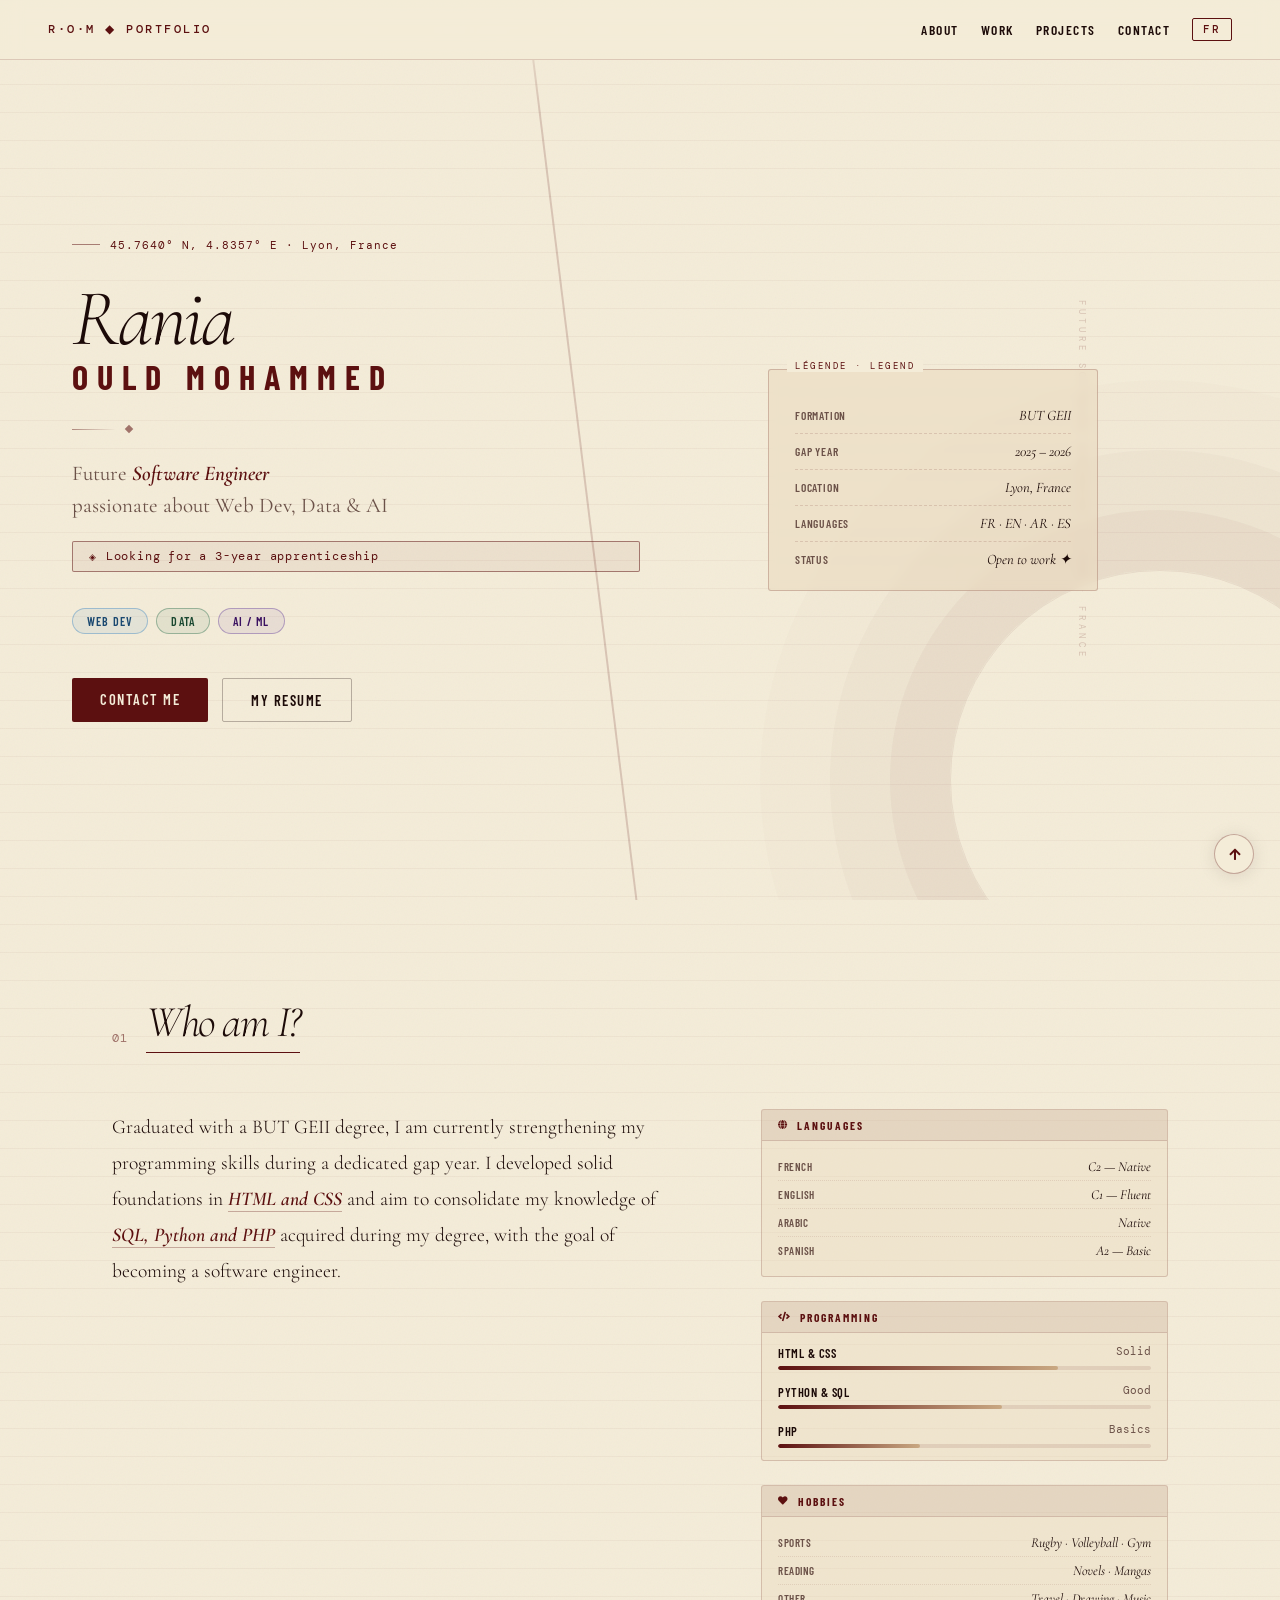
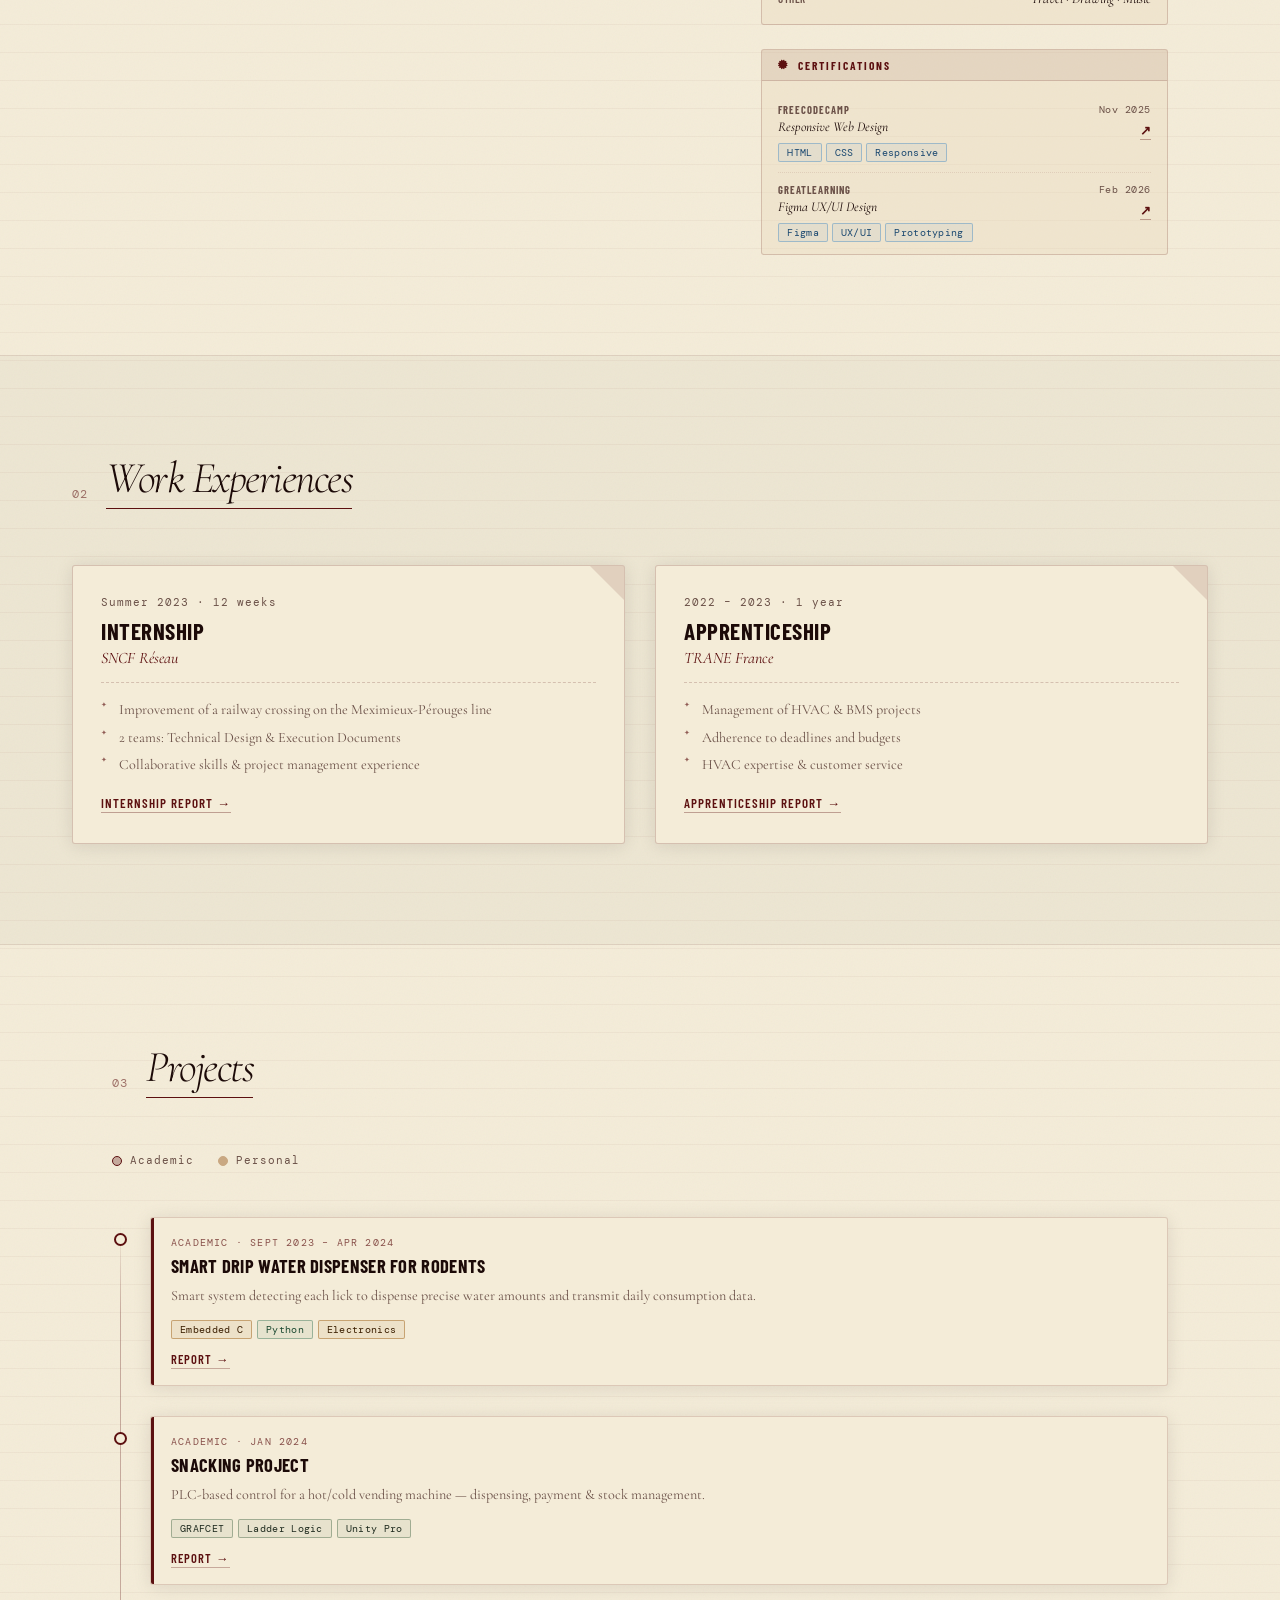
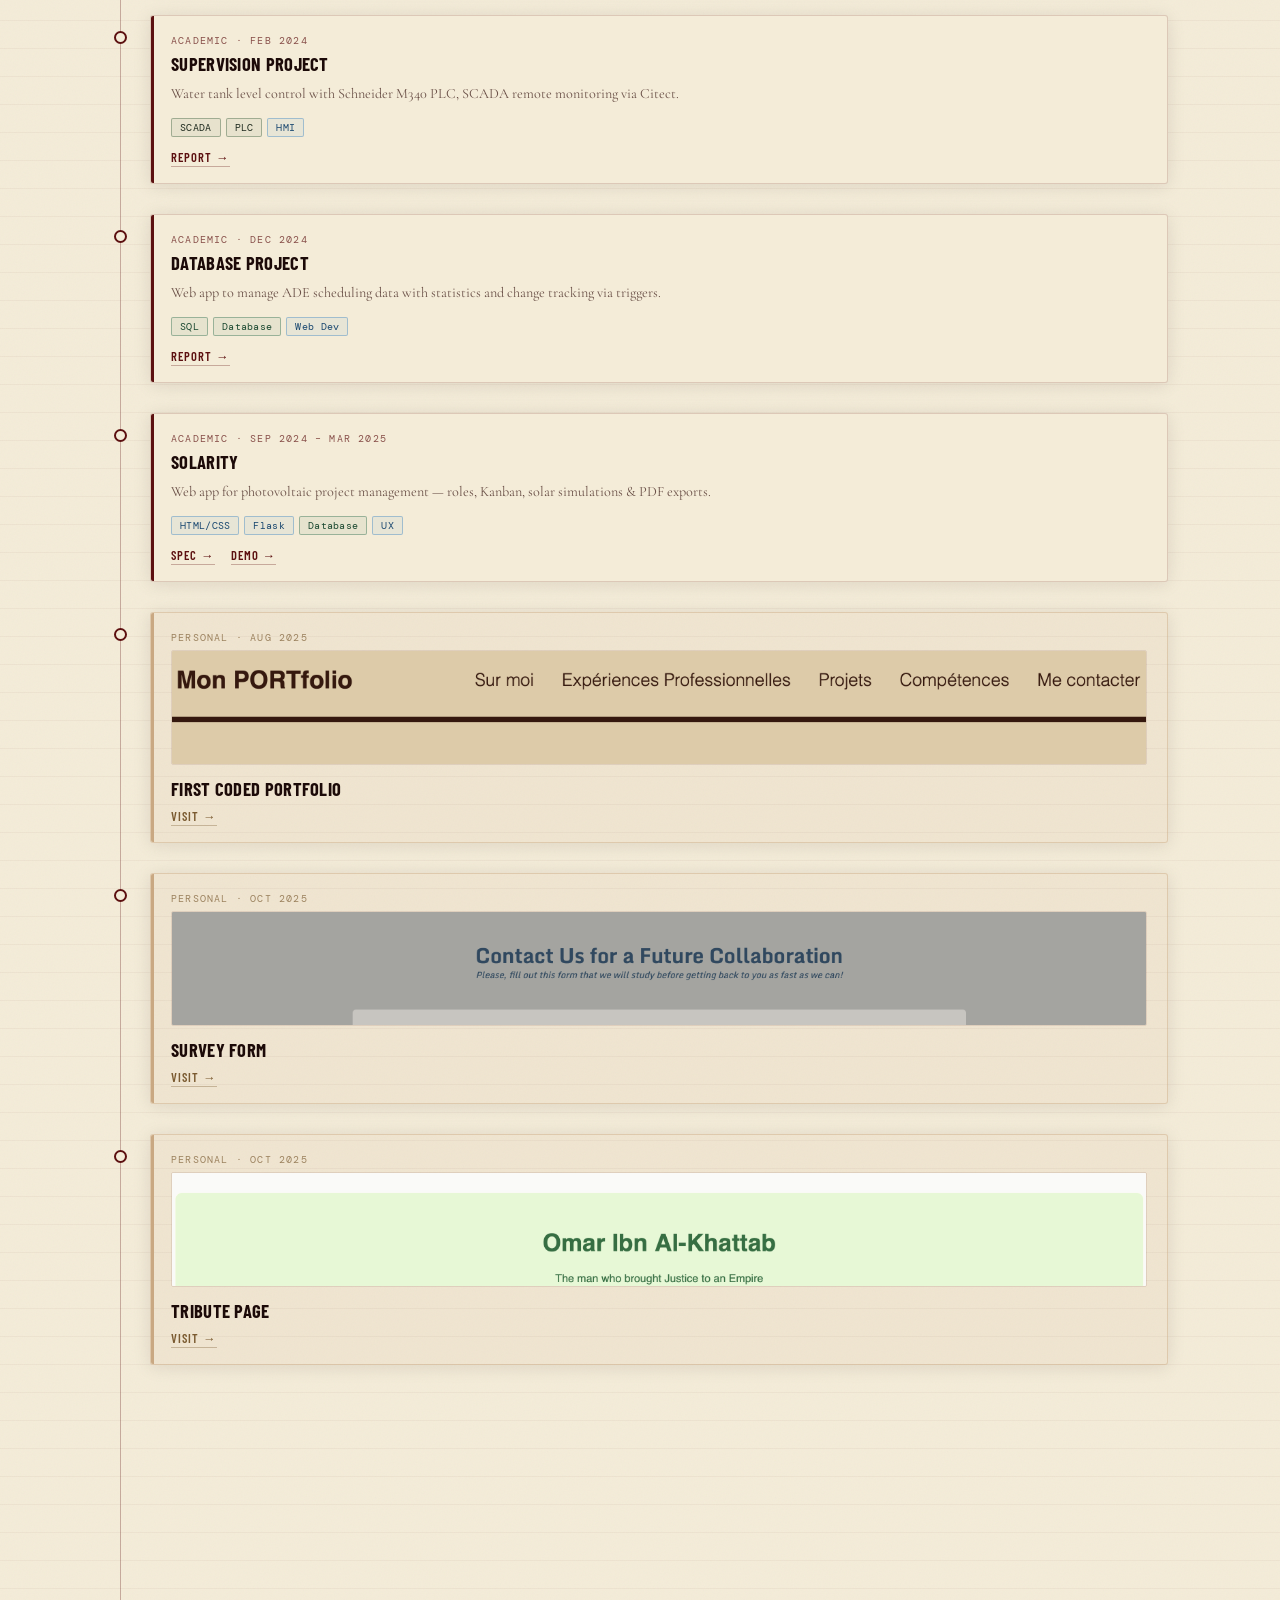
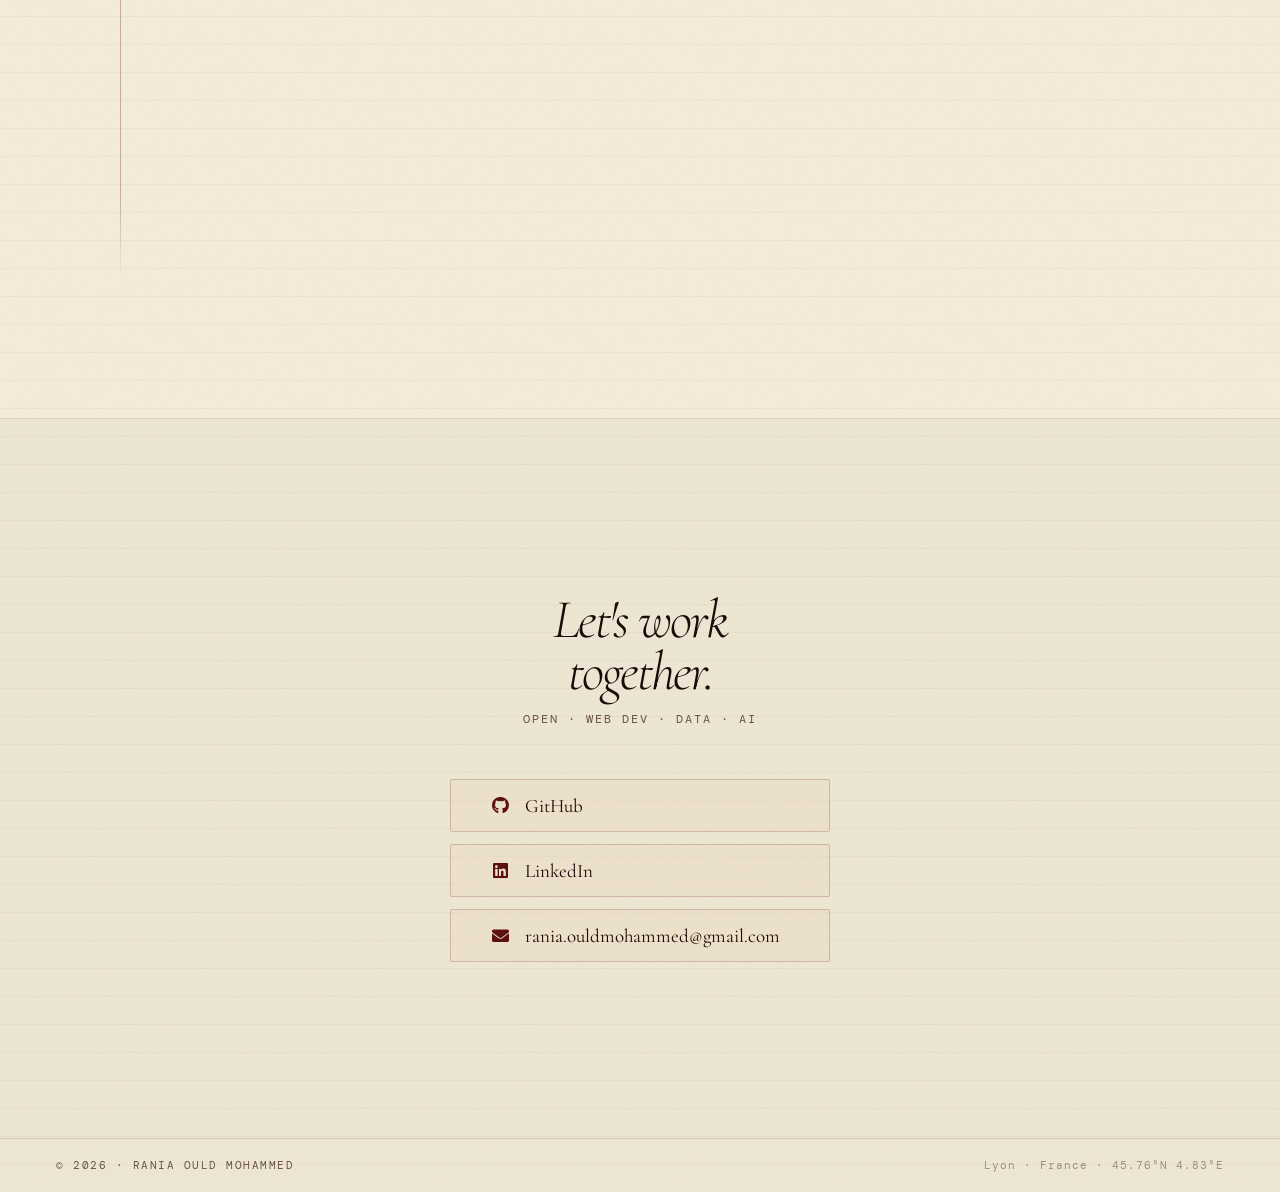
<file: index.html>
<!DOCTYPE html>
<html lang="en">
<head>
<meta charset="UTF-8"/>
<meta name="viewport" content="width=device-width, initial-scale=1.0"/>
<title>Rania OULD MOHAMMED — Portfolio</title>
<link rel="preconnect" href="https://fonts.googleapis.com"/>
<link rel="preconnect" href="https://fonts.gstatic.com" crossorigin/>
<link href="https://fonts.googleapis.com/css2?family=Cormorant+Garamond:ital,wght@0,300;0,400;0,600;1,300;1,400;1,600&family=DM+Mono:wght@300;400;500&family=Barlow+Condensed:wght@300;400;600;700;900&display=swap" rel="stylesheet"/>
<link rel="stylesheet" href="https://use.fontawesome.com/releases/v5.8.2/css/all.css"/>
<link rel="stylesheet" href="styles.css"/>
</head>
<body>

<header>
  <a href="#Home" class="logo">R·O·M ◆ Portfolio</a>
  <nav>
    <ul>
      <li><a href="#About"    class="nav-link" data-i18n="nav_about">About</a></li>
      <li><a href="#Work"     class="nav-link" data-i18n="nav_work">Work</a></li>
      <li><a href="#Projects" class="nav-link" data-i18n="nav_projects">Projects</a></li>
      <li><a href="#Contact"  class="nav-link" data-i18n="nav_contact">Contact</a></li>
      <li><button id="lang-btn" aria-label="Switch language">FR</button></li>
    </ul>
  </nav>
</header>

<main>

<!-- ═══ HOME ═══ -->
<section id="Home">
  <div class="home-diagonal" aria-hidden="true"></div>
  <div class="home-compass"  aria-hidden="true"></div>
  <div class="home-vertical-text" aria-hidden="true">FUTURE SOFTWARE ENGINEER · LYON · FRANCE</div>

  <div class="home-left">
    <p class="home-coords" data-i18n="home_coords">45.7640° N, 4.8357° E · Lyon, France</p>
    <h1 class="home-name">
      <span class="first">Rania</span>
      <span class="last">Ould Mohammed</span>
    </h1>
    <div class="ornament" aria-hidden="true">
      <div class="ornement-line"></div>
      <div class="ornament-diamond"></div>
      <div class="ornement-line-r"></div>
    </div>
    <p class="home-subtitle">
      <span data-i18n="home_subtitle_1">Future</span>
      <em data-i18n="home_subtitle_2">Software Engineer</em><br/>
      <span data-i18n="home_subtitle_3">passionate about Web Dev, Data &amp; AI</span>
    </p>
    <div class="home-badge" data-i18n="home_badge">Looking for a 3-year apprenticeship</div>
    <div class="home-domains">
      <span class="d-tag web"  data-i18n="tag_web">Web Dev</span>
      <span class="d-tag data" data-i18n="tag_data">Data</span>
      <span class="d-tag ai"   data-i18n="tag_ai">AI / ML</span>
    </div>
    <div class="home-cta">
      <a href="#Contact" class="btn-p" data-i18n="home_contact">Contact me</a>
      <a href="Documents/CV_03-2026_RaniaOULDMOHAMMED.pdf" class="btn-o" target="_blank" rel="noopener" data-i18n="home_resume">My Resume</a>
    </div>
  </div>

  <div class="home-right">
    <div class="map-legend">
      <div class="leg-row"><span class="leg-k" data-i18n="leg_degree">Formation</span><span class="leg-v">BUT GEII</span></div>
      <div class="leg-row"><span class="leg-k" data-i18n="leg_gap">Gap year</span><span class="leg-v">2025 – 2026</span></div>
      <div class="leg-row"><span class="leg-k" data-i18n="leg_location">Location</span><span class="leg-v">Lyon, France</span></div>
      <div class="leg-row"><span class="leg-k" data-i18n="leg_languages">Languages</span><span class="leg-v">FR · EN · AR · ES</span></div>
      <div class="leg-row"><span class="leg-k" data-i18n="leg_status">Status</span><span class="leg-v" data-i18n="leg_status_val">Open to work ✦</span></div>
    </div>
  </div>
</section>

<!-- ═══ ABOUT § 01 ═══
     Colonne droite : 4 cartes d'archive
     1. Langues  2. Programmation  3. Loisirs  4. Certifications
-->
<section id="About">
  <div class="s-head reveal">
    <span class="s-num">01</span>
    <h2 class="s-title" data-i18n="about_title">Who am I?</h2>
  </div>
  <div class="about-grid">

    <p class="about-text reveal" data-i18n="about_who">
      Graduated with a BUT GEII degree, I am currently strengthening my
      programming skills during a dedicated gap year. I developed solid
      foundations in <a href="#Projects">HTML and CSS</a> and aim to
      consolidate my knowledge of <a href="#Projects">SQL, Python and PHP</a>
      acquired during my degree, with the goal of becoming a software engineer.
    </p>

    <div class="about-aside">

      <!-- Carte 1 : Langues -->
      <div class="arc-card reveal">
        <div class="arc-head">
          <i class="fas fa-globe" aria-hidden="true"></i>
          <span data-i18n="about_lang_title">Languages</span>
        </div>
        <div class="arc-body">
          <div class="arc-row">
            <span class="arc-k" data-i18n="lang_fr">French</span>
            <span class="arc-v" data-i18n="lang_fr_val">C2 — Native</span>
          </div>
          <div class="arc-row">
            <span class="arc-k" data-i18n="lang_en">English</span>
            <span class="arc-v" data-i18n="lang_en_val">C1 — Fluent</span>
          </div>
          <div class="arc-row">
            <span class="arc-k" data-i18n="lang_ar">Arabic</span>
            <span class="arc-v" data-i18n="lang_ar_val">Native</span>
          </div>
          <div class="arc-row">
            <span class="arc-k" data-i18n="lang_es">Spanish</span>
            <span class="arc-v" data-i18n="lang_es_val">A2 — Basic</span>
          </div>
        </div>
      </div>

      <!-- Carte 2 : Programmation -->
      <div class="arc-card reveal">
        <div class="arc-head">
          <i class="fas fa-code" aria-hidden="true"></i>
          <span data-i18n="about_prog_title">Programming</span>
        </div>
        <div class="arc-body skill-bars">
          <div>
            <div class="sk-meta">
              <span class="sk-name">HTML &amp; CSS</span>
              <span class="sk-lv" data-i18n="prog_html_lv">Solid</span>
            </div>
            <div class="sk-track"><div class="sk-fill" data-w="75"></div></div>
          </div>
          <div>
            <div class="sk-meta">
              <span class="sk-name">Python &amp; SQL</span>
              <span class="sk-lv" data-i18n="prog_py_lv">Good</span>
            </div>
            <div class="sk-track"><div class="sk-fill" data-w="60"></div></div>
          </div>
          <div>
            <div class="sk-meta">
              <span class="sk-name">PHP</span>
              <span class="sk-lv" data-i18n="prog_php_lv">Basics</span>
            </div>
            <div class="sk-track"><div class="sk-fill" data-w="38"></div></div>
          </div>
        </div>
      </div>

      <!-- Carte 3 : Loisirs -->
      <div class="arc-card reveal">
        <div class="arc-head">
          <i class="fas fa-heart" aria-hidden="true"></i>
          <span data-i18n="about_hobbies_title">Hobbies</span>
        </div>
        <div class="arc-body">
          <div class="arc-row">
            <span class="arc-k" data-i18n="hobby_sport">Sports</span>
            <span class="arc-v" data-i18n="hobby_sport_val">Rugby · Volleyball · Gym</span>
          </div>
          <div class="arc-row">
            <span class="arc-k" data-i18n="hobby_read">Reading</span>
            <span class="arc-v" data-i18n="hobby_read_val">Novels · Mangas</span>
          </div>
          <div class="arc-row">
            <span class="arc-k" data-i18n="hobby_other">Other</span>
            <span class="arc-v" data-i18n="hobby_other_val">Travel · Drawing · Music</span>
          </div>
        </div>
      </div>

      <!-- Carte 4 : Certifications -->
      <div class="arc-card reveal">
        <div class="arc-head">
          <i class="fas fa-certificate" aria-hidden="true"></i>
          <span data-i18n="about_certif_title">Certifications</span>
        </div>
        <div class="arc-body">

          <!-- freeCodeCamp · Responsive Web Design · Nov 2025 -->
          <div class="certif-row">
            <div class="certif-info">
              <span class="certif-org">freeCodeCamp</span>
              <span class="certif-name" data-i18n="certif1_name">Responsive Web Design</span>
              <div class="certif-tags">
                <span class="pt web">HTML</span>
                <span class="pt web">CSS</span>
                <span class="pt web">Responsive</span>
              </div>
            </div>
            <div class="certif-meta">
              <span class="certif-date" data-i18n="certif1_period">Nov 2025</span>
              <a href="Documents/Certificat ResponsiveWebDesign 11-2025.png"
                 class="certif-link" target="_blank" rel="noopener"
                 aria-label="View Responsive Web Design certificate">↗</a>
            </div>
          </div>

          <!-- GreatLearning · Figma UX/UI Design · Fév 2026 -->
          <div class="certif-row">
            <div class="certif-info">
              <span class="certif-org">GreatLearning</span>
              <span class="certif-name" data-i18n="certif2_name">Figma UX/UI Design</span>
              <div class="certif-tags">
                <span class="pt web">Figma</span>
                <span class="pt web">UX/UI</span>
                <span class="pt web">Prototyping</span>
              </div>
            </div>
            <div class="certif-meta">
              <span class="certif-date" data-i18n="certif2_period">Feb 2026</span>
              <a href="Documents/Certificat UI:UX 23-02-2026.pdf" class="certif-link"
                 aria-label="View Figma UX/UI certificate">↗</a>
            </div>
          </div>

        </div>
      </div>

    </div><!-- /.about-aside -->
  </div><!-- /.about-grid -->
</section>

<!-- ═══ WORK § 02 ═══ -->
<section id="Work">
  <div class="work-inner">
    <div class="s-head reveal">
      <span class="s-num">02</span>
      <h2 class="s-title" data-i18n="work_title">Work Experiences</h2>
    </div>
    <div class="work-grid">

      <div class="wk-card reveal">
        <div class="wk-period" data-i18n="sncf_period">Summer 2024 · 12 weeks</div>
        <div class="wk-title" data-i18n="sncf_type">Internship</div>
        <div class="wk-co">SNCF Réseau</div>
        <ul class="wk-pts">
          <li data-i18n="sncf_p1">Improvement of a railway crossing on the Meximieux-Pérouges line</li>
          <li data-i18n="sncf_p2">2 teams: Technical Design &amp; Execution Documents</li>
          <li data-i18n="sncf_p3">Collaborative skills &amp; project management experience</li>
        </ul>
        <a href="Documents/OULDMOHAMMED_SNCFReseau.pdf" class="wk-link" target="_blank" rel="noopener" data-i18n="sncf_btn">Internship Report →</a>
      </div>

      <div class="wk-card reveal">
        <div class="wk-period" data-i18n="trane_period">2024 – 2025 · 1 year</div>
        <div class="wk-title" data-i18n="trane_type">Apprenticeship</div>
        <div class="wk-co">TRANE France</div>
        <ul class="wk-pts">
          <li data-i18n="trane_p1">Management of HVAC &amp; BMS projects</li>
          <li data-i18n="trane_p2">Adherence to deadlines and budgets</li>
          <li data-i18n="trane_p3">HVAC expertise &amp; customer service</li>
        </ul>
        <a href="Documents/OULDMOHAMMED_Rapport.pdf" class="wk-link" target="_blank" rel="noopener" data-i18n="trane_btn">Apprenticeship Report →</a>
      </div>

    </div>
  </div>
</section>

<!-- ═══ PROJECTS § 03 ═══ -->
<section id="Projects">
  <div class="s-head reveal">
    <span class="s-num">03</span>
    <h2 class="s-title" data-i18n="proj_title">Projects</h2>
  </div>
  <div class="proj-legend reveal">
    <div class="pl-item"><div class="pl-dot ac"></div><span data-i18n="legend_academic">Academic</span></div>
    <div class="pl-item"><div class="pl-dot pe"></div><span data-i18n="legend_personal">Personal</span></div>
  </div>
  <div class="tl">

    <div class="ti reveal">
      <div class="pc ac">
        <div class="pc-badge" data-i18n="p1_badge">Academic · Sept 2023 – Apr 2024</div>
        <div class="pc-title" data-i18n="p1_title">Smart drip water dispenser for rodents</div>
        <p class="pc-desc" data-i18n="p1_desc">Smart system detecting each lick to dispense precise water amounts and transmit daily consumption data.</p>
        <div class="pc-tags"><span class="pt elec">Embedded C</span><span class="pt data">Python</span><span class="pt elec">Electronics</span></div>
        <a href="Documents/Rapport de projet_BOUCHOUKA_OULDMOHAMMED_303-2.pdf" class="pc-link" target="_blank" rel="noopener" data-i18n="p1_btn">Report →</a>
      </div>
    </div>

    <div class="ti reveal">
      <div class="pc ac">
        <div class="pc-badge" data-i18n="p2_badge">Academic · Jan 2024</div>
        <div class="pc-title" data-i18n="p2_title">Snacking Project</div>
        <p class="pc-desc" data-i18n="p2_desc">PLC-based control for a hot/cold vending machine — dispensing, payment &amp; stock management.</p>
        <div class="pc-tags"><span class="pt auto">GRAFCET</span><span class="pt auto">Ladder Logic</span><span class="pt auto">Unity Pro</span></div>
        <a href="Documents/ProjetSnacking-but2.pdf" class="pc-link" target="_blank" rel="noopener" data-i18n="p2_btn">Report →</a>
      </div>
    </div>

    <div class="ti reveal">
      <div class="pc ac">
        <div class="pc-badge" data-i18n="p3_badge">Academic · Feb 2024</div>
        <div class="pc-title" data-i18n="p3_title">Supervision Project</div>
        <p class="pc-desc" data-i18n="p3_desc">Water tank level control with Schneider M340 PLC, SCADA remote monitoring via Citect.</p>
        <div class="pc-tags"><span class="pt auto">SCADA</span><span class="pt auto">PLC</span><span class="pt web">HMI</span></div>
        <a href="Documents/ProjetSupervision-but2.pdf" class="pc-link" target="_blank" rel="noopener" data-i18n="p3_btn">Report →</a>
      </div>
    </div>

    <div class="ti reveal">
      <div class="pc ac">
        <div class="pc-badge" data-i18n="p4_badge">Academic · Dec 2024</div>
        <div class="pc-title" data-i18n="p4_title">Database Project</div>
        <p class="pc-desc" data-i18n="p4_desc">Web app to manage ADE scheduling data with statistics and change tracking via triggers.</p>
        <div class="pc-tags"><span class="pt data">SQL</span><span class="pt data">Database</span><span class="pt web">Web Dev</span></div>
        <a href="Documents/SujetProjetBDD-but3.pdf" class="pc-link" target="_blank" rel="noopener" data-i18n="p4_btn">Report →</a>
      </div>
    </div>

    <div class="ti reveal">
      <div class="pc ac">
        <div class="pc-badge" data-i18n="p5_badge">Academic · Sep 2024 – Mar 2025</div>
        <div class="pc-title">SOLARITY</div>
        <p class="pc-desc" data-i18n="p5_desc">Web app for photovoltaic project management — roles, Kanban, solar simulations &amp; PDF exports.</p>
        <div class="pc-tags"><span class="pt web">HTML/CSS</span><span class="pt web">Flask</span><span class="pt data">Database</span><span class="pt web">UX</span></div>
        <a href="Documents/CDC_Solarity-but3.docx.pdf" class="pc-link" target="_blank" rel="noopener" data-i18n="p5_btn1">Spec →</a>
        <a href="https://drive.google.com/file/d/1g4dwomCnfuP3N2SzMYdHZ2vSCYn5pJoh/view" class="pc-link" target="_blank" rel="noopener" data-i18n="p5_btn2">Demo →</a>
      </div>
    </div>

    <div class="ti reveal">
      <div class="pc pe">
        <div class="pc-badge" data-i18n="p6_badge">Personal · Aug 2025</div>
        <img src="Images/FirstPortfolio.png" alt="Screenshot of my first coded portfolio" class="pc-img" loading="lazy"/>
        <div class="pc-title" data-i18n="p6_title">First coded Portfolio</div>
        <a href="https://raniaouldm.github.io/Portfolio2025/" class="pc-link" target="_blank" rel="noopener" data-i18n="p6_btn">Visit →</a>
      </div>
    </div>

    <div class="ti reveal">
      <div class="pc pe">
        <div class="pc-badge" data-i18n="p7_badge">Personal · Oct 2025</div>
        <img src="Images/SurveyForm.png" alt="Screenshot of the survey form" class="pc-img" loading="lazy"/>
        <div class="pc-title" data-i18n="p7_title">Survey Form</div>
        <a href="../SurveyForm/index.html" class="pc-link" target="_blank" rel="noopener" data-i18n="p7_btn">Visit →</a>
      </div>
    </div>

    <div class="ti reveal">
      <div class="pc pe">
        <div class="pc-badge" data-i18n="p8_badge">Personal · Oct 2025</div>
        <img src="Images/TributePage.png" alt="Screenshot of the tribute page" class="pc-img" loading="lazy"/>
        <div class="pc-title" data-i18n="p8_title">Tribute Page</div>
        <a href="../TributePage-FreeCodeCamp/index.html" class="pc-link" target="_blank" rel="noopener" data-i18n="p8_btn">Visit →</a>
      </div>
    </div>

    <div class="ti reveal">
      <div class="pc pe">
        <div class="pc-badge" data-i18n="p9_badge">Personal · Oct 2025</div>
        <img src="Images/DocumentationPage.png" alt="Screenshot of the technical documentation page" class="pc-img" loading="lazy"/>
        <div class="pc-title" data-i18n="p9_title">Technical Documentation</div>
        <a href="../TechnicalDocumentationPage/index.html" class="pc-link" target="_blank" rel="noopener" data-i18n="p9_btn">Visit →</a>
      </div>
    </div>

    <div class="ti reveal">
      <div class="pc pe">
        <div class="pc-badge" data-i18n="p10_badge">Personal · Nov 2025</div>
        <img src="Images/AOKI.png" alt="Screenshot of the product landing page" class="pc-img" loading="lazy"/>
        <div class="pc-title" data-i18n="p10_title">Product Landing Page</div>
        <a href="../LandingPage-FreeCodeCamp/index.html" class="pc-link" target="_blank" rel="noopener" data-i18n="p10_btn">Visit →</a>
      </div>
    </div>

  </div><!-- /.tl -->
</section>

<!-- ═══ CONTACT § 04 ═══ -->
<section id="Contact">
  <h2 class="ct-title reveal" data-i18n="contact_title">Let's work<br/>together.</h2>
  <p class="ct-sub reveal" data-i18n="contact_sub">Open · Web Dev · Data · AI</p>
  <div class="ct-links">
    <a href="https://github.com/RaniaOuldM" class="ct-link reveal" target="_blank" rel="noopener">
      <i class="fab fa-github" aria-hidden="true"></i>
      <span data-i18n="contact_github">GitHub</span>
    </a>
    <a href="https://www.linkedin.com/in/rania-ould-mohammed-b027b1256/" class="ct-link reveal" target="_blank" rel="noopener">
      <i class="fab fa-linkedin" aria-hidden="true"></i>
      <span data-i18n="contact_linkedin">LinkedIn</span>
    </a>
    <a href="mailto:rania.ouldmohammed@gmail.com" class="ct-link reveal">
      <i class="fa fa-envelope" aria-hidden="true"></i>
      <span data-i18n="contact_email">rania.ouldmohammed@gmail.com</span>
    </a>
  </div>
</section>

</main>

<div class="go-up">
  <a href="#Home" aria-label="Back to top"><i class="fa fa-arrow-up" aria-hidden="true"></i></a>
</div>

<footer>
  <span class="ft-l" data-i18n="footer_left">© 2026 · RANIA OULD MOHAMMED</span>
  <span class="ft-r">Lyon · France · 45.76°N 4.83°E</span>
</footer>

<script src="translations.js"></script>
<script src="script.js"></script>
</body>
</html>
</file>
<file: styles.css>
/* ════════════════════════════════════════════════
   PORTFOLIO RANIA — styles.css
   Concept : "Carnet de bord / Archive cartographique"
   Palette : parchemin crème + encre bordeaux + sépia
   Typographies :
     --f-serif : Cormorant Garamond (titres display)
     --f-mono  : DM Mono (éléments techniques, nav)
     --f-cond  : Barlow Condensed (labels, boutons)
════════════════════════════════════════════════ */

:root {
  --ink:       #1C0A08;
  --wine:      #5C1010;
  --wine-lt:   #7A1A1A;
  --cream:     #F4ECD8;
  --cream-dk:  #EAD9BE;
  --sand:      #C9A882;
  --muted:     #6B5148;
  --muted-lt:  #8A6A5E;
  --f-serif: 'Cormorant Garamond', Georgia, serif;
  --f-mono:  'DM Mono', 'Courier New', monospace;
  --f-cond:  'Barlow Condensed', sans-serif;
  --t:        0.28s ease;
  --shadow:   0 2px 18px rgba(28,10,8,0.10);
  --shadow-lg:0 8px 40px rgba(28,10,8,0.16);
}

*, *::before, *::after { box-sizing: border-box; margin: 0; padding: 0; }
html { font-size: 10px; scroll-behavior: smooth; }

body {
  font-family: var(--f-serif);
  background-color: var(--cream);
  color: var(--ink);
  background-image:
    url("data:image/svg+xml,%3Csvg xmlns='http://www.w3.org/2000/svg' width='400' height='400'%3E%3Cfilter id='n'%3E%3CfeTurbulence type='fractalNoise' baseFrequency='0.68' numOctaves='4' stitchTiles='stitch'/%3E%3C/filter%3E%3Crect width='400' height='400' filter='url(%23n)' opacity='0.04'/%3E%3C/svg%3E"),
    repeating-linear-gradient(0deg,transparent,transparent 27px,rgba(92,16,16,0.045) 27px,rgba(92,16,16,0.045) 28px);
}

/* ── HEADER ── */
header {
  position: fixed; top:0; left:0; right:0; z-index:1000;
  height: 60px;
  display: flex; justify-content: space-between; align-items: center;
  padding: 0 48px;
  background: rgba(244,236,216,0.93);
  backdrop-filter: blur(10px);
  border-bottom: 1px solid rgba(92,16,16,0.16);
}

.logo {
  font-family: var(--f-mono);
  font-size: 1.15rem; font-weight: 500;
  color: var(--wine); letter-spacing: 2.5px;
  text-decoration: none; text-transform: uppercase;
}

nav ul { display:flex; list-style:none; gap:2px; align-items:center; }

.nav-link {
  font-family: var(--f-cond);
  font-size: 1.35rem; font-weight: 600;
  letter-spacing: 1.5px; text-transform: uppercase;
  color: var(--ink); text-decoration: none;
  padding: 5px 10px; border-radius: 2px;
  transition: color var(--t), background var(--t);
}
.nav-link:hover, .nav-link.active { color: var(--wine); background: rgba(92,16,16,0.07); }

#lang-btn {
  font-family: var(--f-mono);
  font-size: 1.05rem; font-weight: 500;
  letter-spacing: 2px; color: var(--wine);
  background: transparent; border: 1.5px solid var(--wine);
  border-radius: 2px; padding: 4px 10px;
  cursor: pointer; transition: all var(--t); margin-left: 10px;
}
#lang-btn:hover { background: var(--wine); color: var(--cream); }

main { margin-top: 60px; }

/* ── HOME ── */
#Home {
  min-height: calc(100vh - 60px);
  display: grid; grid-template-columns: 55% 45%;
  position: relative; overflow: hidden;
}

.home-diagonal {
  position: absolute; top: -10%; left: 46%;
  width: 1.5px; height: 130%;
  background: linear-gradient(to bottom, transparent 0%, var(--wine) 12%, var(--wine) 88%, transparent 100%);
  transform: rotate(-7deg);
  opacity: 0.18; pointer-events: none; z-index: 0;
}

.home-compass {
  position: absolute; right: -90px; bottom: -90px;
  width: 420px; height: 420px; border-radius: 50%;
  border: 1px solid rgba(92,16,16,0.08);
  box-shadow: 0 0 0 60px rgba(92,16,16,0.035), 0 0 0 120px rgba(92,16,16,0.022), 0 0 0 190px rgba(92,16,16,0.012);
  pointer-events: none; z-index: 0;
}

.home-vertical-text {
  position: absolute; right: 18px; top: 50%;
  transform: translateY(-50%) rotate(90deg);
  font-family: var(--f-mono); font-size: 0.9rem;
  letter-spacing: 4px; color: rgba(92,16,16,0.18);
  pointer-events: none; white-space: nowrap; z-index: 0;
}

.home-left {
  grid-column: 1;
  display: flex; flex-direction: column; justify-content: center;
  padding: 80px 64px 80px 72px;
  position: relative; z-index: 1;
}

.home-coords {
  font-family: var(--f-mono); font-size: 1.1rem;
  color: var(--wine); letter-spacing: 1px;
  margin-bottom: 30px; opacity: 0.7;
  display: flex; align-items: center; gap: 10px;
}
.home-coords::before {
  content: ''; display: block; width: 28px; height: 1px;
  background: var(--wine); opacity: 0.5;
}

.home-name {
  font-family: var(--f-serif);
  font-weight: 300; font-style: italic;
  line-height: 0.92; margin-bottom: 34px;
}
.home-name .first { font-size: 8rem; display: block; letter-spacing: -3px; }
.home-name .last {
  font-family: var(--f-cond); font-style: normal; font-weight: 700;
  font-size: 3.4rem; letter-spacing: 9px; text-transform: uppercase;
  color: var(--wine); display: block; margin-top: 6px;
}

.ornament { display: flex; align-items: center; gap: 10px; margin-bottom: 26px; }
.ornement-line { width: 44px; height: 1px; background: linear-gradient(to right, var(--wine), transparent); opacity: 0.45; }
.ornament-diamond { width: 6px; height: 6px; background: var(--wine); transform: rotate(45deg); opacity: 0.55; }
.ornement-line-r { flex: 1; height: 1px; }

.home-subtitle {
  font-family: var(--f-serif); font-size: 2.1rem; font-weight: 400; line-height: 1.5;
  color: var(--muted); margin-bottom: 20px; max-width: 420px;
}
.home-subtitle em { color: var(--wine); font-style: italic; font-weight: 600; }

.home-badge {
  display: inline-flex; align-items: center; gap: 9px;
  font-family: var(--f-mono); font-size: 1.15rem; letter-spacing: 0.8px;
  color: var(--wine); border: 1.5px solid rgba(92,16,16,0.5);
  padding: 7px 16px; border-radius: 2px; margin-bottom: 36px;
  background: rgba(92,16,16,0.05);
}
.home-badge::before { content: '◈'; font-size: 0.9rem; }

.home-domains { display: flex; flex-wrap: wrap; gap: 8px; margin-bottom: 44px; }
.d-tag {
  font-family: var(--f-cond); font-size: 1.2rem; font-weight: 600;
  letter-spacing: 1.2px; text-transform: uppercase;
  padding: 5px 14px; border-radius: 20px; transition: transform var(--t);
}
.d-tag:hover { transform: translateY(-2px); }
.d-tag.web  { color: #1a4870; border: 1.5px solid rgba(74,140,195,0.45); background: rgba(74,140,195,0.09); }
.d-tag.data { color: #1a4830; border: 1.5px solid rgba(60,120,90,0.45);  background: rgba(60,120,90,0.09);  }
.d-tag.ai   { color: #3a1060; border: 1.5px solid rgba(110,75,160,0.45); background: rgba(110,75,160,0.09); }

.home-cta { display: flex; gap: 14px; flex-wrap: wrap; }

.btn-p {
  font-family: var(--f-cond); font-size: 1.45rem; font-weight: 600;
  letter-spacing: 1.5px; text-transform: uppercase;
  text-decoration: none; background: var(--wine); color: var(--cream);
  padding: 12px 28px; border-radius: 2px; transition: all var(--t);
}
.btn-p:hover { background: var(--wine-lt); transform: translateY(-2px); box-shadow: 0 6px 22px rgba(92,16,16,0.28); }

.btn-o {
  font-family: var(--f-cond); font-size: 1.45rem; font-weight: 600;
  letter-spacing: 1.5px; text-transform: uppercase;
  text-decoration: none; background: transparent; color: var(--ink);
  padding: 12px 28px; border-radius: 2px;
  border: 1.5px solid rgba(28,10,8,0.28); transition: all var(--t);
}
.btn-o:hover { border-color: var(--wine); color: var(--wine); transform: translateY(-2px); }

.home-right {
  grid-column: 2;
  display: flex; flex-direction: column; justify-content: center; align-items: flex-start;
  padding: 80px 72px 80px 64px; position: relative; z-index: 1;
}

.map-legend {
  width: 100%; max-width: 330px;
  border: 1px solid rgba(92,16,16,0.22); border-radius: 3px;
  background: rgba(234,217,190,0.55); backdrop-filter: blur(4px);
  padding: 28px 26px 22px; position: relative;
}
.map-legend::before {
  content: 'LÉGENDE · LEGEND';
  position: absolute; top: -10px; left: 18px;
  font-family: var(--f-mono); font-size: 0.9rem; letter-spacing: 2.5px;
  color: var(--wine); background: var(--cream); padding: 0 8px;
}

.leg-row {
  display: flex; justify-content: space-between; align-items: baseline;
  padding: 9px 0; border-bottom: 1px dashed rgba(92,16,16,0.14);
}
.leg-row:last-child { border-bottom: none; padding-bottom: 0; }
.leg-k { font-family: var(--f-cond); font-size: 1.15rem; font-weight: 600; letter-spacing: 0.8px; text-transform: uppercase; color: var(--muted); }
.leg-v { font-family: var(--f-serif); font-size: 1.45rem; font-style: italic; color: var(--ink); text-align: right; }

/* ── EN-TÊTE DE SECTION ── */
.s-head { display: flex; align-items: flex-end; gap: 18px; margin-bottom: 56px; }
.s-num { font-family: var(--f-mono); font-size: 1.15rem; color: var(--wine); opacity: 0.55; letter-spacing: 1px; padding-bottom: 7px; }
.s-title {
  font-family: var(--f-serif); font-size: 4.4rem; font-weight: 300; font-style: italic;
  color: var(--ink); letter-spacing: -1.5px; line-height: 1;
  border-bottom: 1.5px solid var(--wine); padding-bottom: 8px;
}

/* ── ABOUT ── */
#About { min-height: 85vh; padding: 100px 72px; max-width: 1200px; margin: 0 auto; }

.about-grid { display: grid; grid-template-columns: 1.4fr 1fr; gap: 80px; align-items: start; }

.about-text { font-size: 1.95rem; line-height: 1.85; font-weight: 300; color: var(--ink); }
.about-text a { color: var(--wine); font-weight: 600; font-style: italic; text-decoration: none; border-bottom: 1px solid rgba(92,16,16,0.3); transition: border-color var(--t); }
.about-text a:hover { border-color: var(--wine); }

.about-aside { display: flex; flex-direction: column; gap: 24px; }

/* Cartes d'archive */
.arc-card { border: 1px solid rgba(92,16,16,0.18); border-radius: 3px; overflow: hidden; background: rgba(234,217,190,0.38); transition: box-shadow var(--t); }
.arc-card:hover { box-shadow: var(--shadow); }

.arc-head {
  background: rgba(92,16,16,0.07); border-bottom: 1px solid rgba(92,16,16,0.14);
  padding: 8px 16px;
  font-family: var(--f-cond); font-size: 1.15rem; font-weight: 700;
  letter-spacing: 2px; text-transform: uppercase; color: var(--wine);
  display: flex; align-items: center; gap: 8px;
}
.arc-head i { font-size: 0.95rem; }

.arc-body { padding: 12px 16px; }

.arc-row {
  display: flex; justify-content: space-between; align-items: baseline;
  padding: 5px 0; border-bottom: 1px dotted rgba(92,16,16,0.1);
}
.arc-row:last-child { border-bottom: none; }

.arc-k { font-family: var(--f-cond); font-size: 1.1rem; font-weight: 600; letter-spacing: 0.5px; text-transform: uppercase; color: var(--muted); flex-shrink: 0; margin-right: 12px; }
.arc-v { font-family: var(--f-serif); font-size: 1.38rem; font-style: italic; color: var(--ink); text-align: right; }

/* Barres de compétences */
.skill-bars { display: flex; flex-direction: column; gap: 14px; }
.sk-meta { display: flex; justify-content: space-between; margin-bottom: 5px; }
.sk-name { font-family: var(--f-cond); font-size: 1.25rem; font-weight: 600; letter-spacing: 0.5px; text-transform: uppercase; color: var(--ink); }
.sk-lv { font-family: var(--f-mono); font-size: 1.05rem; color: var(--muted); }
.sk-track { height: 4px; background: rgba(92,16,16,0.1); border-radius: 2px; overflow: hidden; }
.sk-fill { height: 100%; border-radius: 2px; background: linear-gradient(to right, var(--wine), var(--sand)); width: 0%; transition: width 1.2s cubic-bezier(0.4,0,0.2,1); }

/* ── CARTE CERTIFICATIONS (dans About) ── */
.certif-row {
  display: flex;
  justify-content: space-between;
  align-items: flex-start;
  padding: 10px 0;
  border-bottom: 1px dotted rgba(92,16,16,0.1);
}
.certif-row:last-child { border-bottom: none; padding-bottom: 0; }

.certif-info { display: flex; flex-direction: column; gap: 3px; flex: 1; }

/* Organisme émetteur */
.certif-org {
  font-family: var(--f-cond); font-size: 1.05rem; font-weight: 700;
  letter-spacing: 1px; text-transform: uppercase; color: var(--muted);
}

/* Nom de la certification */
.certif-name {
  font-family: var(--f-serif); font-size: 1.35rem; font-style: italic; color: var(--ink);
}

/* Tags HTML/CSS/Figma etc. */
.certif-tags { display: flex; flex-wrap: wrap; gap: 4px; margin-top: 5px; }

/* Colonne droite : date + lien */
.certif-meta {
  display: flex; flex-direction: column;
  align-items: flex-end; gap: 6px;
  flex-shrink: 0; padding-left: 14px;
}

.certif-date {
  font-family: var(--f-mono); font-size: 1rem;
  color: var(--muted); letter-spacing: 0.5px; white-space: nowrap;
}

/* Lien ↗ vers le certificat */
.certif-link {
  font-family: var(--f-cond); font-size: 1.3rem; font-weight: 700;
  color: var(--wine); text-decoration: none;
  border-bottom: 1px solid rgba(92,16,16,0.35);
  padding-bottom: 1px;
  transition: letter-spacing var(--t), border-color var(--t);
}
.certif-link:hover { letter-spacing: 1.5px; border-color: var(--wine); }

/* Tags techniques (réutilisés dans certif-tags et pc-tags) */
.pt { font-family: var(--f-mono); font-size: 0.97rem; padding: 2px 8px; border-radius: 2px; border: 1px solid; letter-spacing: 0.3px; }
.pt.web  { color: #1a4870; border-color: rgba(74,140,195,0.45);  background: rgba(74,140,195,0.07);  }
.pt.data { color: #1a4830; border-color: rgba(60,120,90,0.45);   background: rgba(60,120,90,0.07);   }
.pt.ai   { color: #3a1060; border-color: rgba(110,75,160,0.45);  background: rgba(110,75,160,0.07);  }
.pt.elec { color: #3a1e00; border-color: rgba(154,90,10,0.45);   background: rgba(154,90,10,0.07);   }
.pt.auto { color: #1e2a1e; border-color: rgba(74,106,74,0.45);   background: rgba(74,106,74,0.07);   }

/* ── WORK ── */
#Work { padding: 100px 72px; background: rgba(28,10,8,0.028); border-top: 1px solid rgba(92,16,16,0.1); border-bottom: 1px solid rgba(92,16,16,0.1); }
.work-inner { max-width: 1200px; margin: 0 auto; }
.work-grid { display: grid; grid-template-columns: 1fr 1fr; gap: 30px; }

.wk-card {
  border: 1px solid rgba(92,16,16,0.2); border-radius: 3px; padding: 30px 28px;
  background: var(--cream); box-shadow: var(--shadow);
  transition: transform var(--t), box-shadow var(--t);
  position: relative; overflow: hidden;
}
.wk-card::after {
  content: ''; position: absolute; top:0; right:0;
  width:0; height:0; border-style: solid;
  border-width: 0 34px 34px 0; border-color: transparent rgba(92,16,16,0.13) transparent transparent;
}
.wk-card:hover { transform: translateY(-4px); box-shadow: var(--shadow-lg); }

.wk-period { font-family: var(--f-mono); font-size: 1.05rem; letter-spacing: 1px; color: var(--muted); margin-bottom: 10px; }
.wk-title { font-family: var(--f-cond); font-size: 2.3rem; font-weight: 700; letter-spacing: 0.5px; text-transform: uppercase; color: var(--ink); line-height: 1.1; margin-bottom: 4px; }
.wk-co { font-family: var(--f-serif); font-size: 1.6rem; font-style: italic; color: var(--wine); margin-bottom: 16px; padding-bottom: 14px; border-bottom: 1px dashed rgba(92,16,16,0.2); }

.wk-pts { list-style: none; display: flex; flex-direction: column; gap: 6px; }
.wk-pts li { font-family: var(--f-serif); font-size: 1.42rem; line-height: 1.5; color: var(--muted); padding-left: 18px; position: relative; }
.wk-pts li::before { content: '✦'; position: absolute; left:0; top:2px; font-size: 0.65rem; color: var(--wine); opacity: 0.65; }

.wk-link {
  display: inline-block; margin-top: 20px;
  font-family: var(--f-cond); font-size: 1.3rem; font-weight: 600;
  letter-spacing: 1px; text-transform: uppercase; text-decoration: none;
  color: var(--wine); border-bottom: 1.5px solid rgba(92,16,16,0.35);
  padding-bottom: 1px; transition: letter-spacing var(--t), border-color var(--t);
}
.wk-link:hover { letter-spacing: 2px; border-color: var(--wine); }

/* ── PROJECTS ── */
#Projects { padding: 100px 72px; max-width: 1200px; margin: 0 auto; }

.proj-legend { display: flex; gap: 24px; margin-bottom: 50px; flex-wrap: wrap; }
.pl-item { display: flex; align-items: center; gap: 8px; font-family: var(--f-mono); font-size: 1.05rem; letter-spacing: 1px; color: var(--muted); }
.pl-dot { width:10px; height:10px; border-radius:50%; border: 1.5px solid var(--wine); }
.pl-dot.ac { background: rgba(92,16,16,0.3); }
.pl-dot.pe { background: var(--sand); border-color: var(--sand); }

.tl { position: relative; padding-left: 38px; }
.tl::before { content: ''; position: absolute; left: 8px; top: 8px; bottom: 8px; width: 1px; background: linear-gradient(to bottom, transparent, var(--wine) 4%, var(--wine) 96%, transparent); opacity: 0.3; }

.ti { position: relative; margin-bottom: 30px; display: flex; gap: 28px; align-items: flex-start; }
.ti::before { content: ''; position: absolute; left: -36px; top: 16px; width: 13px; height: 13px; border-radius: 50%; background: var(--cream); border: 2px solid var(--wine); z-index: 2; transition: background var(--t), transform var(--t); }
.ti:hover::before { background: var(--wine); transform: scale(1.3); }

.pc { flex: 1; border: 1px solid rgba(92,16,16,0.16); border-radius: 3px; padding: 18px 20px; background: var(--cream); box-shadow: var(--shadow); transition: transform var(--t), box-shadow var(--t); position: relative; overflow: hidden; }
.pc::before { content: ''; position: absolute; left:0; top:0; bottom:0; width:3px; background: var(--wine); }
.pc.pe::before { background: var(--sand); }
.pc.pe { background: rgba(201,168,130,0.09); border-color: rgba(201,168,130,0.45); }
.pc:hover { transform: translateX(4px); box-shadow: var(--shadow-lg); }

.pc-badge { font-family: var(--f-mono); font-size: 0.97rem; letter-spacing: 1.2px; text-transform: uppercase; color: var(--wine); opacity: 0.7; margin-bottom: 6px; }
.pc.pe .pc-badge { color: #7a5a30; }
.pc-title { font-family: var(--f-cond); font-size: 1.85rem; font-weight: 700; letter-spacing: 0.3px; text-transform: uppercase; color: var(--ink); line-height: 1.2; margin-bottom: 8px; }
.pc-desc { font-family: var(--f-serif); font-size: 1.42rem; line-height: 1.6; color: var(--muted); margin-bottom: 12px; }
.pc-tags { display: flex; flex-wrap: wrap; gap: 5px; margin-bottom: 12px; }

.pc-link { font-family: var(--f-cond); font-size: 1.25rem; font-weight: 600; letter-spacing: 1px; text-transform: uppercase; text-decoration: none; color: var(--wine); border-bottom: 1px solid rgba(92,16,16,0.3); padding-bottom: 1px; margin-right: 14px; transition: letter-spacing var(--t), border-color var(--t); }
.pc-link:hover { letter-spacing: 1.8px; border-color: var(--wine); }
.pc.pe .pc-link { color: #7a5a30; border-color: rgba(122,90,48,0.35); }

.pc-img { width: 100%; height: 115px; object-fit: cover; object-position: top; border-radius: 2px; margin-bottom: 10px; border: 1px solid rgba(92,16,16,0.1); filter: sepia(12%) contrast(0.96); transition: filter var(--t); }
.pc:hover .pc-img { filter: sepia(0%) contrast(1); }

/* ── CONTACT ── */
#Contact { padding: 110px 72px; background: rgba(28,10,8,0.028); border-top: 1px solid rgba(92,16,16,0.1); display: flex; flex-direction: column; align-items: center; justify-content: center; text-align: center; min-height: 80vh; }
.ct-title { font-family: var(--f-serif); font-size: 5.5rem; font-weight: 300; font-style: italic; color: var(--ink); letter-spacing: -2px; line-height: 0.95; margin-bottom: 14px; }
.ct-sub { font-family: var(--f-mono); font-size: 1.15rem; color: var(--muted); letter-spacing: 2px; margin-bottom: 52px; text-transform: uppercase; }
.ct-links { display: flex; flex-direction: column; gap: 12px; align-items: center; }
.ct-link { display: flex; align-items: center; gap: 14px; text-decoration: none; color: var(--ink); font-family: var(--f-serif); font-size: 1.9rem; padding: 14px 38px; border: 1px solid rgba(92,16,16,0.2); border-radius: 2px; width: 380px; background: rgba(234,217,190,0.45); transition: all var(--t); }
.ct-link i { color: var(--wine); font-size: 1.7rem; width: 22px; }
.ct-link:hover { border-color: var(--wine); background: rgba(92,16,16,0.06); transform: translateX(6px); }

/* ── FOOTER ── */
footer { padding: 20px 56px; display: flex; justify-content: space-between; align-items: center; border-top: 1px solid rgba(92,16,16,0.14); background: rgba(28,10,8,0.025); }
.ft-l { font-family: var(--f-mono); font-size: 1.05rem; color: var(--muted); letter-spacing: 1.5px; }
.ft-r { font-family: var(--f-mono); font-size: 1.05rem; color: rgba(107,81,72,0.6); letter-spacing: 1px; }

/* ── RETOUR EN HAUT ── */
.go-up { position: fixed; bottom: 26px; right: 26px; z-index: 500; }
.go-up a { display: flex; align-items: center; justify-content: center; width: 40px; height: 40px; border-radius: 50%; background: var(--cream); border: 1.5px solid rgba(92,16,16,0.32); color: var(--wine); text-decoration: none; font-size: 1.3rem; box-shadow: var(--shadow); transition: all var(--t); }
.go-up a:hover { background: var(--wine); color: var(--cream); transform: translateY(-3px); }

/* ── BARRE DE PROGRESSION (injectée par script.js) ── */
#read-progress { position: fixed; top:0; left:0; height:2px; width:0%; background: linear-gradient(to right, var(--wine), var(--sand)); z-index:9999; pointer-events:none; transition: width 0.1s linear; }

/* ── ANIMATIONS PAGE HOME ── */
@keyframes fadeUp { from{opacity:0;transform:translateY(20px)} to{opacity:1;transform:translateY(0)} }
@keyframes fadeIn { from{opacity:0} to{opacity:1} }

.home-coords   { animation: fadeIn  0.8s ease 0.10s both; }
.home-name     { animation: fadeUp  0.9s ease 0.25s both; }
.ornament      { animation: fadeIn  0.6s ease 0.70s both; }
.home-subtitle { animation: fadeUp  0.8s ease 0.50s both; }
.home-badge    { animation: fadeUp  0.7s ease 0.75s both; }
.home-domains  { animation: fadeUp  0.7s ease 0.90s both; }
.home-cta      { animation: fadeUp  0.7s ease 1.05s both; }
.map-legend    { animation: fadeIn  1.0s ease 0.65s both; }

/* ── RÉVÉLATION AU SCROLL ── */
.reveal { opacity:0; transform:translateY(20px); transition:opacity 0.7s ease,transform 0.7s ease; }
.reveal.on { opacity:1; transform:translateY(0); }

/* ── RESPONSIVE TABLETTE ── */
@media (max-width: 980px) {
  #Home { grid-template-columns: 1fr; }
  .home-right, .home-diagonal, .home-compass, .home-vertical-text { display: none; }
  .home-left { padding: 60px 40px; }
  .home-name .first { font-size: 6rem; }
  .about-grid, .work-grid { grid-template-columns: 1fr; gap: 40px; }
  #About, #Projects, #Contact { padding: 70px 40px; }
  #Work { padding: 70px 40px; }
}

/* ── RESPONSIVE MOBILE ── */
@media (max-width: 600px) {
  html { font-size: 8.5px; }
  header { padding: 0 20px; }
  .home-left { padding: 50px 22px; }
  .home-name .first { font-size: 4.8rem; }
  .home-name .last  { font-size: 2.8rem; letter-spacing: 5px; }
  #About, #Projects, #Contact { padding: 60px 22px; }
  #Work { padding: 60px 22px; }
  .work-inner { padding: 0; }
  .ct-link { width: 100%; }
  footer { flex-direction: column; gap: 6px; text-align: center; padding: 16px 20px; }
}
</file>
